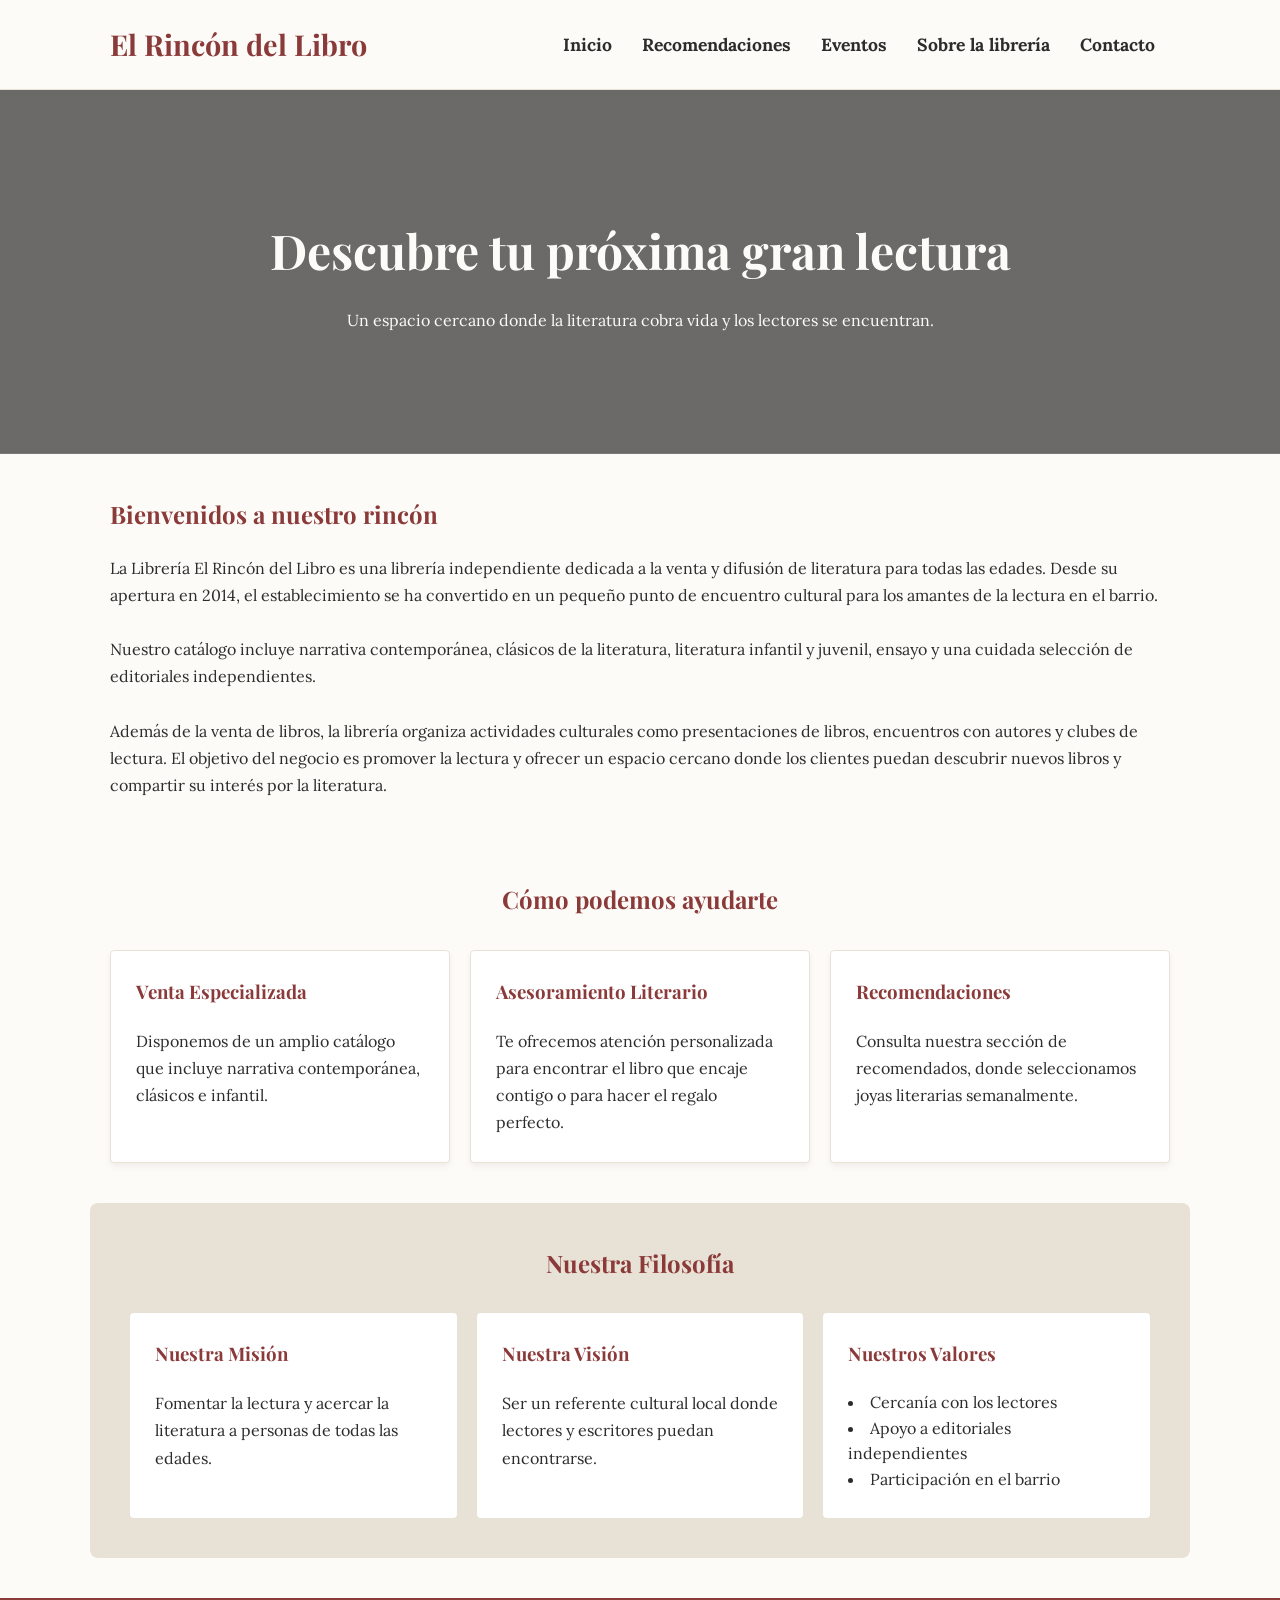
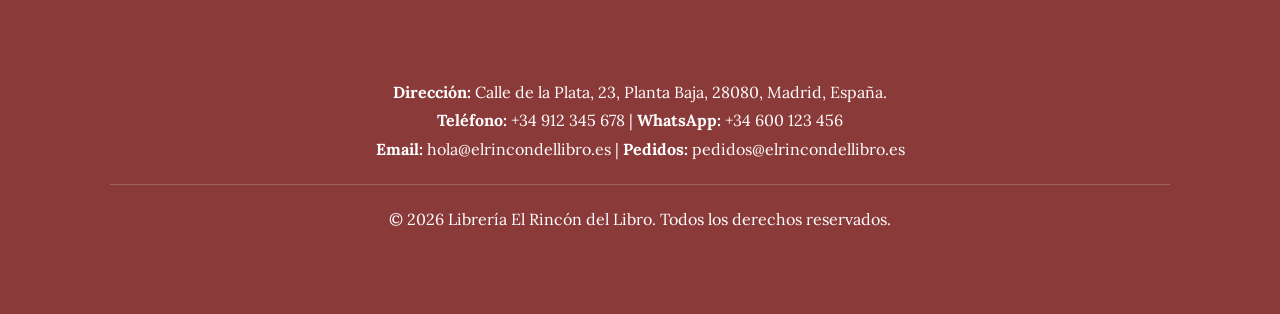
<file: index.html>
<!DOCTYPE html>
<html lang="es">
<head>
    <meta charset="UTF-8">
    <meta name="viewport" content="width=device-width, initial-scale=1.0">
    <title>Librería El Rincón del Libro | Inicio</title>
    <link rel="stylesheet" href="css/style.css">
</head>
<body>

    <header>
        <div class="contenedor header-flex">
            <a href="index.html" class="logo">El Rincón del Libro</a>
            
            <button class="hamburger" id="hamburger" aria-label="Abrir menú de navegación">
                <span></span>
                <span></span>
                <span></span>
            </button>

            <nav class="nav-menu" id="nav-menu">
                <ul>
                    <li><a href="index.html">Inicio</a></li>
                    <li><a href="recomendaciones.html">Recomendaciones</a></li>
                    <li><a href="eventos.html">Eventos</a></li>
                    <li><a href="sobre_nosotros.html">Sobre la librería</a></li>
                    <li><a href="contacto.html">Contacto</a></li>
                </ul>
            </nav>
        </div>
    </header>

    <main>
        <section class="hero">
            <h2>Descubre tu próxima gran lectura</h2>
            <p>Un espacio cercano donde la literatura cobra vida y los lectores se encuentran.</p>
        </section>

        <section class="contenedor">
            <h2>Bienvenidos a nuestro rincón</h2>
            <p>La Librería El Rincón del Libro es una librería independiente dedicada a la venta y difusión de literatura para todas las edades. Desde su apertura en 2014, el establecimiento se ha convertido en un pequeño punto de encuentro cultural para los amantes de la lectura en el barrio.</p>
            <br>
            <p>Nuestro catálogo incluye narrativa contemporánea, clásicos de la literatura, literatura infantil y juvenil, ensayo y una cuidada selección de editoriales independientes.</p>
            <br>
            <p>Además de la venta de libros, la librería organiza actividades culturales como presentaciones de libros, encuentros con autores y clubes de lectura. El objetivo del negocio es promover la lectura y ofrecer un espacio cercano donde los clientes puedan descubrir nuevos libros y compartir su interés por la literatura.</p>
        </section>

        <section class="contenedor">
            <h2 style="text-align: center; margin-bottom: 30px;">Cómo podemos ayudarte</h2>
            <div class="grid-servicios">
                <article class="tarjeta">
                    <h3>Venta Especializada</h3>
                    <p>Disponemos de un amplio catálogo que incluye narrativa contemporánea, clásicos e infantil.</p>
                </article>
                
                <article class="tarjeta">
                    <h3>Asesoramiento Literario</h3>
                    <p>Te ofrecemos atención personalizada para encontrar el libro que encaje contigo o para hacer el regalo perfecto.</p>
                </article>

                <article class="tarjeta">
                    <h3>Recomendaciones</h3>
                    <p>Consulta nuestra sección de recomendados, donde seleccionamos joyas literarias semanalmente.</p>
                </article>
            </div>
        </section>

        <section class="contenedor" style="background-color: var(--color-secundario); padding: 40px; border-radius: 8px; margin-bottom: 40px;">
            <h2 style="text-align: center; margin-bottom: 30px;">Nuestra Filosofía</h2>
            
            <div class="grid-servicios">
                <article class="tarjeta" style="border: none; box-shadow: none;">
                    <h3>Nuestra Misión</h3>
                    <p>Fomentar la lectura y acercar la literatura a personas de todas las edades.</p>
                </article>
                
                <article class="tarjeta" style="border: none; box-shadow: none;">
                    <h3>Nuestra Visión</h3>
                    <p>Ser un referente cultural local donde lectores y escritores puedan encontrarse.</p>
                </article>

                <article class="tarjeta" style="border: none; box-shadow: none;">
                    <h3>Nuestros Valores</h3>
                    <ul style="list-style-position: inside; color: var(--color-texto); font-size: 1rem; line-height: 1.6;">
                        <li>Cercanía con los lectores </li>
                        <li>Apoyo a editoriales independientes </li>
                        <li>Participación en el barrio </li>
                    </ul>
                </article>
            </div>
        </section>
    </main>
    <footer style="background-color: var(--color-primario); color: white; padding: 40px 0; margin-top: 40px;">
        <div class="contenedor" style="text-align: center; line-height: 1.8;">
            
            <p><strong>Dirección:</strong> Calle de la Plata, 23, Planta Baja, 28080, Madrid, España.</p>
            
            <p><strong>Teléfono:</strong> +34 912 345 678 | <strong>WhatsApp:</strong> +34 600 123 456</p>
            
            <p><strong>Email:</strong> hola@elrincondellibro.es | <strong>Pedidos:</strong> pedidos@elrincondellibro.es</p>
            
            <div style="margin-top: 20px; border-top: 1px solid rgba(255,255,255,0.2); padding-top: 20px;">
                <p class="copyright">&copy; 2026 Librería El Rincón del Libro. Todos los derechos reservados.</p>
            </div>
            
        </div>
    </footer>

    <script>
        const btn = document.getElementById('hamburger');
        const menu = document.getElementById('nav-menu');
        const links = document.querySelectorAll('.nav-menu a');

        btn.addEventListener('click', () => {
            menu.classList.toggle('show');
        });

        links.forEach(link => {
            link.addEventListener('click', () => {
                menu.classList.remove('show');
            });
        });
    </script>
</body>
</html>
</file>
<file: css/style.css>
/* --- 1. VARIABLES DE DISEÑO --- */
@import url('https://fonts.googleapis.com/css2?family=Lora:ital,wght@0,400;0,600;1,400&family=Playfair+Display:ital,wght@0,400;0,700;1,400&display=swap');

:root {
    --color-fondo: #FDFBF7; 
    --color-texto: #2C2C2C; 
    --color-primario: #8B3A3A; 
    --color-secundario: #E8E1D5; 
    --margen-pantalla: 20px;
    --fuente-titulos: 'Playfair Display', serif;
    --fuente-texto: 'Lora', serif;
}

/* --- 2. ESTILOS GENERALES --- */
* {
    margin: 0;
    padding: 0;
    box-sizing: border-box;
}

body {
    background-color: var(--color-fondo);
    color: var(--color-texto);
    font-family: var(--fuente-texto);
    line-height: 1.7;
}

.contenedor {
    max-width: 1100px;
    margin: 0 auto;
    padding: 40px var(--margen-pantalla);
}

h1, h2, h3 {
    font-family: var(--fuente-titulos);
    color: var(--color-primario);
    margin-bottom: 20px;
}

/* --- 3. CABECERA Y MENÚ --- */
header {
    background-color: var(--color-fondo);
    padding: 20px 0;
    border-bottom: 1px solid var(--color-secundario);
    position: relative; 
    z-index: 10000;
}

.header-flex {
    display: flex;
    justify-content: space-between;
    align-items: center;
    padding: 0 var(--margen-pantalla);
}

.logo {
    font-family: var(--fuente-titulos);
    font-size: 1.8rem;
    color: var(--color-primario);
    text-decoration: none;
    font-weight: bold;
}

.nav-menu ul {
    list-style: none;
    display: flex;
}

.nav-menu li a {
    color: var(--color-texto);
    text-decoration: none;
    padding: 10px 15px;
    transition: color 0.3s;
    font-size: 1.1rem;
    font-weight: bold;
}

.nav-menu li a:hover {
    color: var(--color-primario);
}

/* --- 4. BOTÓN HAMBURGUESA --- */
.hamburger {
    display: none; 
    cursor: pointer;
    background: none;
    border: none;
}

.hamburger span {
    display: block;
    width: 25px;
    height: 3px;
    background-color: var(--color-primario);
    margin-bottom: 5px;
    border-radius: 2px;
}

/* --- 5. SECCIÓN HERO --- */
.hero {
    position: relative;
    background-image: linear-gradient(rgba(44, 44, 44, 0.7), rgba(44, 44, 44, 0.7)), url('https://images.unsplash.com/photo-1481627834876-b7833e8f5570?auto=format&fit=crop&q=80&w=1200');
    background-size: cover;
    background-position: center;
    color: #FDFBF7;
    text-align: center;
    padding: 120px var(--margen-pantalla);
}

.hero h2 {
    color: #FDFBF7;
    font-size: 3rem;
    margin-bottom: 15px;
}

/* --- 6. GRIDS GENÉRICOS  --- */
.grid-servicios, .grid-libros, .grid-eventos {
    display: grid;
    grid-template-columns: 1fr;
    gap: 20px;
    margin-top: 30px;
}

.tarjeta {
    background-color: #fff;
    padding: 25px;
    border-radius: 4px;
    border: 1px solid var(--color-secundario);
    box-shadow: 0 4px 6px rgba(0,0,0,0.05);
}

/* --- 7. FOOTER --- */
footer {
    background-color: var(--color-secundario);
    text-align: center;
    padding: 20px var(--margen-pantalla);
    margin-top: 40px;
}
/* --- ESTILOS ESPECÍFICOS PARA TARJETAS DE LIBROS --- */
.tarjeta-libro {
    padding: 0; 
    overflow: hidden; 
    transition: transform 0.3s ease;
}

.tarjeta-libro:hover {
    transform: translateY(-5px); 
}

.tarjeta-libro img {
    width: 100%;
    height: 250px;
    object-fit: cover; 
    border-bottom: 3px solid var(--color-primario);
}

.tarjeta-libro h3, .tarjeta-libro p {
    padding: 0 20px;
}

.tarjeta-libro h3 {
    margin-top: 15px;
    margin-bottom: 10px;
    font-size: 1.4rem;
}

.tarjeta-libro p {
    margin-bottom: 20px;
    color: #555;
    font-size: 1rem;
}

.etiqueta-categoria {
    display: inline-block;
    background-color: var(--color-acento);
    color: #fff;
    font-size: 0.8rem;
    font-weight: bold;
    padding: 4px 12px;
    margin: 15px 0 0 20px;
    border-radius: 20px;
    text-transform: uppercase;
    letter-spacing: 1px;
}

/* --- 8. MEDIA QUERIES --- */
@media (max-width: 767px) {
    .hamburger { display: block; }
    
    .nav-menu {
        position: absolute; 
        top: 100%; left: 0; width: 100%;
        background: #fff; display: none; 
        flex-direction: column;
        z-index: 9999;
        border-bottom: 3px solid var(--color-primario);
        box-shadow: 0 10px 10px rgba(0,0,0,0.1);
    }
    
    .nav-menu.show { display: flex; }
    .nav-menu ul { flex-direction: column; }
    .nav-menu li { text-align: center; border-top: 1px solid var(--color-secundario); padding: 10px 0;}
}

@media (min-width: 768px) {
    .grid-servicios, .grid-libros, .grid-eventos {
        grid-template-columns: repeat(2, 1fr);
    }
}

@media (min-width: 1024px) {
    .grid-servicios, .grid-libros, .grid-eventos {
        grid-template-columns: repeat(3, 1fr);
    }
}
</file>
